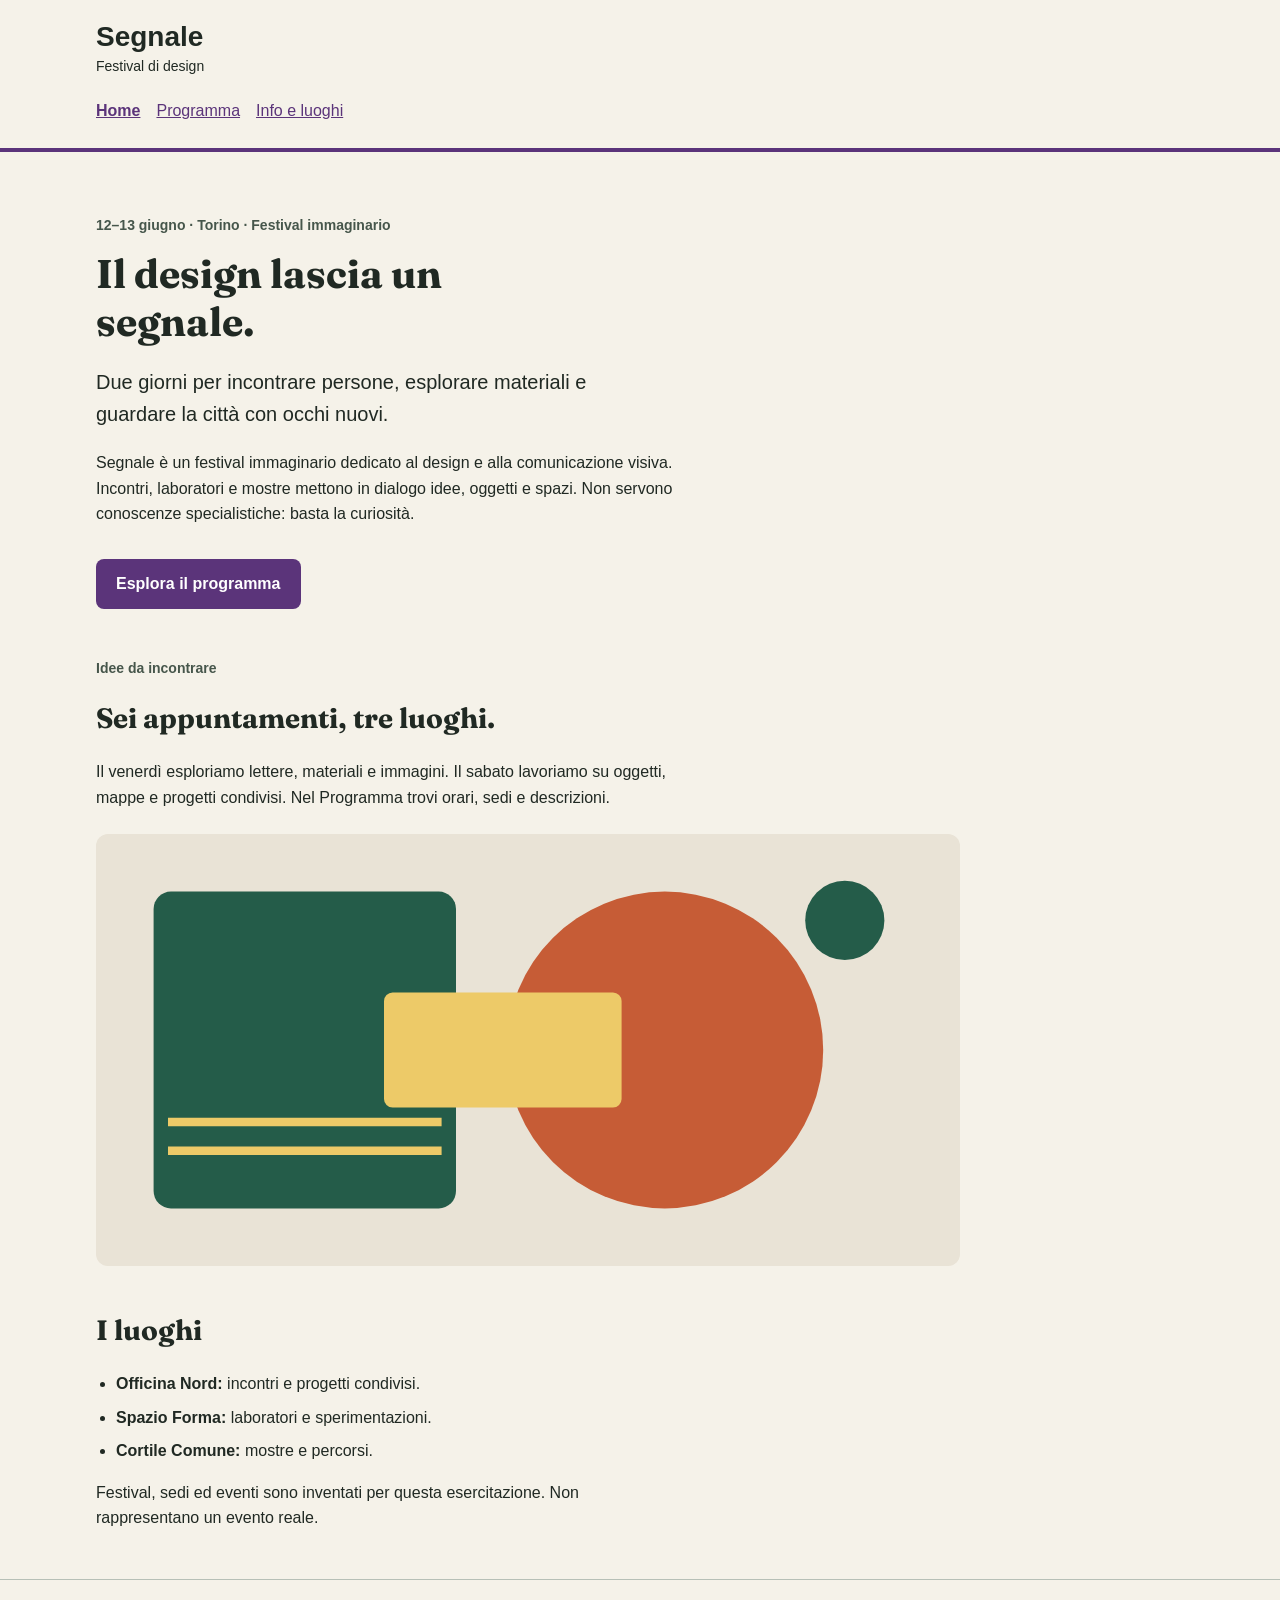
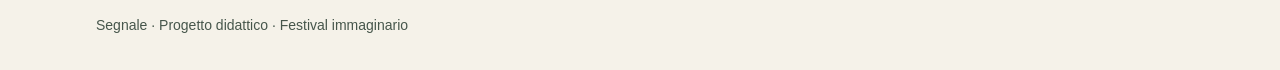
<file: index.html>
<!doctype html>
<html lang="it">
<head>
  <meta charset="utf-8">
  <meta name="viewport" content="width=device-width, initial-scale=1">
  <title>Segnale — Festival di design</title>
<link href="https://fonts.googleapis.com/css2?family=Fraunces:wght@400;600;700&display=swap" rel="stylesheet">
  <link rel="stylesheet" href="style.css">
</head>
<body>
  <a class="skip-link" href="#contenuto">Vai al contenuto</a>
  <header class="site-header">
    <div class="container">
      <a class="brand" href="index.html">Segnale<span>Festival di design</span></a>
      <nav aria-label="Navigazione principale">
        <a href="index.html" aria-current="page">Home</a>
        <a href="programma.html">Programma</a>
        <a href="info.html">Info e luoghi</a>
      </nav>
    </div>
  </header>

  <main id="contenuto" class="container">
    <section class="intro" aria-labelledby="titolo-home">
      <p class="eyebrow">12–13 giugno · Torino · Festival immaginario</p>
      <h1 id="titolo-home">Il design lascia un segnale.</h1>
      <p class="lead">Due giorni per incontrare persone, esplorare materiali e guardare la città con occhi nuovi.</p>
      <p class="reading-text">Segnale è un festival immaginario dedicato al design e alla comunicazione visiva. Incontri, laboratori e mostre mettono in dialogo idee, oggetti e spazi. Non servono conoscenze specialistiche: basta la curiosità.</p>
      <!-- Da completare: anche questo collegamento deve aprire il Programma. -->
  <a class="button-link" href="programma.html">Esplora il programma</a>
    </section>

    <section class="content-section" aria-labelledby="titolo-festival">
      <p class="eyebrow">Idee da incontrare</p>
      <h2 id="titolo-festival">Sei appuntamenti, tre luoghi.</h2>
      <p class="reading-text">Il venerdì esploriamo lettere, materiali e immagini. Il sabato lavoriamo su oggetti, mappe e progetti condivisi. Nel Programma trovi orari, sedi e descrizioni.</p>
      <img class="festival-image" src="assets/festival.svg" alt="Composizione geometrica di cerchi e rettangoli nei colori del festival" width="1200" height="600">
    </section>

    <section class="content-section" aria-labelledby="titolo-luoghi">
      <h2 id="titolo-luoghi">I luoghi</h2>
      <ul class="venues">
        <li><strong>Officina Nord:</strong> incontri e progetti condivisi.</li>
        <li><strong>Spazio Forma:</strong> laboratori e sperimentazioni.</li>
        <li><strong>Cortile Comune:</strong> mostre e percorsi.</li>
      </ul>
      <p class="reading-text">Festival, sedi ed eventi sono inventati per questa esercitazione. Non rappresentano un evento reale.</p>
    </section>
  </main>

  <footer class="site-footer"><div class="container"><p>Segnale · Progetto didattico · Festival immaginario</p></div></footer>
</body>
</html>
</file>
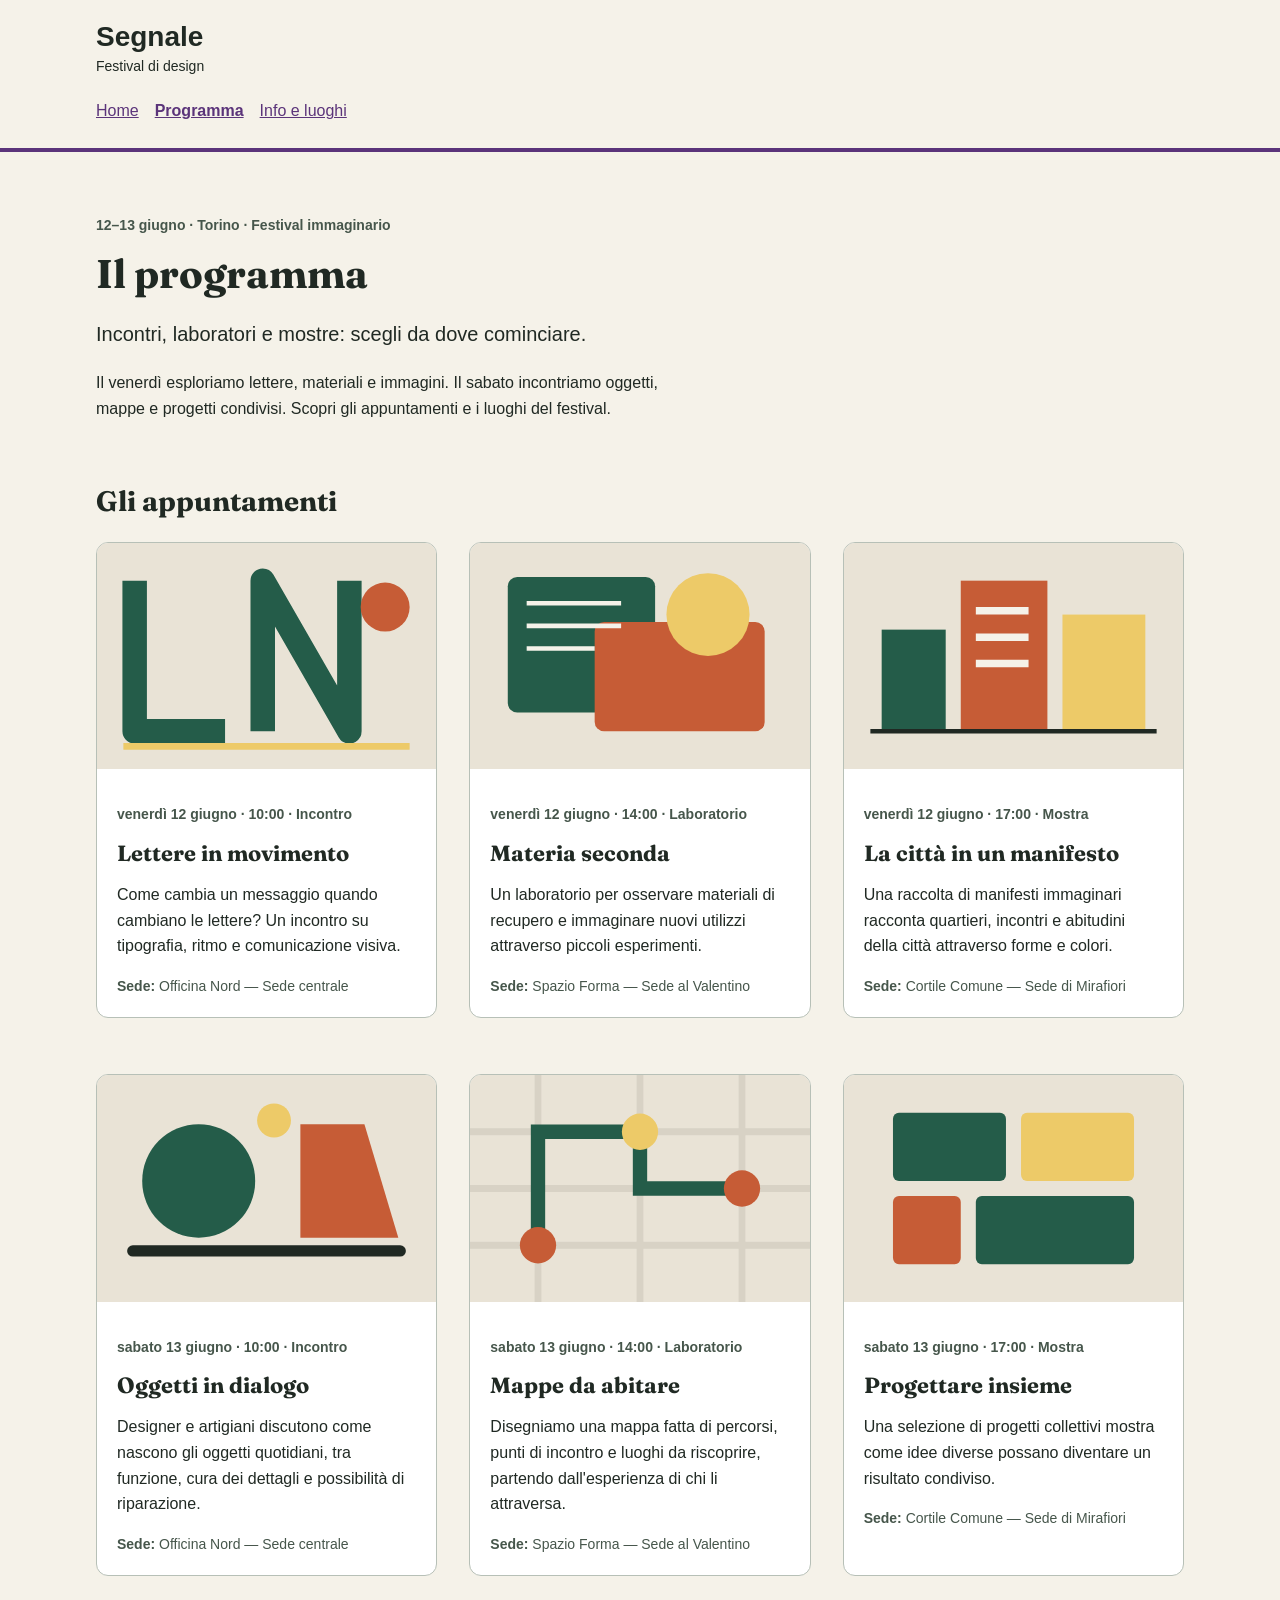
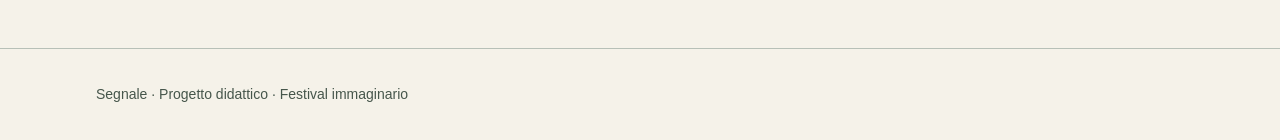
<file: programma.html>
<!doctype html>
<html lang="it">
<head>
  <meta charset="utf-8">
  <meta name="viewport" content="width=device-width, initial-scale=1">
  <title>Programma — Segnale</title>
<link href="https://fonts.googleapis.com/css2?family=Fraunces:wght@400;600;700&amp;display=swap" rel="stylesheet">
  <link rel="stylesheet" href="style.css">
</head>
<body>
  <a class="skip-link" href="#contenuto">Vai al contenuto</a>
  <header class="site-header">
    <div class="container">
      <a class="brand" href="index.html">Segnale<span>Festival di design</span></a>
      <nav aria-label="Navigazione principale">
       <a href="index.html">Home</a>
       <a href="programma.html" aria-current="page">Programma</a>
      <a href="info.html">Info e luoghi</a>
      </nav> 
    </div>
  </header>

  <main id="contenuto" class="container">
    <section class="intro" aria-labelledby="titolo-programma">
      <p class="eyebrow">12–13 giugno · Torino · Festival immaginario</p>
      <h1 id="titolo-programma">Il programma</h1>
      <p class="lead">Incontri, laboratori e mostre: scegli da dove cominciare.</p>
      <p class="reading-text">Il venerdì esploriamo lettere, materiali e immagini. Il sabato incontriamo oggetti, mappe e progetti condivisi. Scopri gli appuntamenti e i luoghi del festival.</p>
    </section>

    <section class="content-section" aria-labelledby="titolo-eventi">
      <h2 id="titolo-eventi">Gli appuntamenti</h2>
    
<div class="event-grid" id="griglia-eventi">
  <p>Caricamento degli eventi...</p>
</div>

    </section>
  </main>

  <footer class="site-footer"><div class="container"><p>Segnale · Progetto didattico · Festival immaginario</p></div></footer>

<script>
async function caricaEventi() {
  const griglia = document.getElementById("griglia-eventi");

  try {
    // Leggiamo i due file JSON
    const [rispostaEventi, rispostaSedi] = await Promise.all([
      fetch("dati/eventi.json"),
      fetch("dati/sedi.json")
    ]);

    if (!rispostaEventi.ok || !rispostaSedi.ok) {
      throw new Error("Errore nel caricamento dei dati");
    }

    const eventi = await rispostaEventi.json();
    const sedi = await rispostaSedi.json();

    if (!Array.isArray(eventi) || !Array.isArray(sedi)) {
      throw new Error("Formato dei dati non valido");
    }

    // Ordiniamo gli eventi per data e orario
    eventi.sort((a, b) => {
      return (a.data + a.orario).localeCompare(b.data + b.orario);
    });

    griglia.innerHTML = "";

    if (eventi.length === 0) {
      griglia.textContent = "Nessun evento disponibile.";
      return;
    }

    // Creiamo una scheda per ogni evento
    eventi.forEach(evento => {
      const sede = sedi.find(s => s.id === evento.sede_id);

      const data = new Date(evento.data + "T12:00:00");
      const dataFormattata = new Intl.DateTimeFormat("it-IT", {
        weekday: "long",
        day: "numeric",
        month: "long"
      }).format(data);

      const articolo = document.createElement("article");
      articolo.className = "event-card";

      const immagine = document.createElement("img");
      immagine.src = evento.immagine;
      immagine.alt = evento.immagine_alt || "";
      immagine.width = 900;
      immagine.height = 600;

      const contenuto = document.createElement("div");
      contenuto.className = "event-body";

      const meta = document.createElement("p");
      meta.className = "event-meta";
      meta.textContent =
        dataFormattata + " · " + evento.orario +
        " · " + evento.categoria;

      const titolo = document.createElement("h3");
      titolo.textContent = evento.titolo;

      const descrizione = document.createElement("p");
      descrizione.textContent = evento.descrizione;

      const luogo = document.createElement("p");
      luogo.className = "event-place";

      const etichetta = document.createElement("strong");
      etichetta.textContent = "Sede: ";

      luogo.appendChild(etichetta);
      luogo.appendChild(
        document.createTextNode(sede ? sede.nome : "Da definire")
      );

      contenuto.append(meta, titolo, descrizione, luogo);
      articolo.append(immagine, contenuto);
      griglia.appendChild(articolo);
    });

  } catch (errore) {
    console.error(errore);
    griglia.textContent =
      "Impossibile caricare gli eventi. Riprova più tardi.";
  }
}

caricaEventi();
</script>

</body>
</html>
</file>
<file: style.css>
/* Stile iniziale: tipografia, colori e variabili CSS sono già predisposti.
   Lavoreremo su collegamenti, CSS condiviso e disposizione delle schede. */

/* Scelte comuni: ogni regola usa var() per richiamarne il valore. */
:root {
  --colore-primario:#5b347a;
  --colore-primario-scuro: #3c2056;
  --colore-sfondo: #f5f2e9;
  --colore-testo: #202923;
  --font-testo: Arial, Helvetica, sans-serif;
 --font-titoli: "Fraunces", Georgia, serif;
}

* {
  box-sizing: border-box;
}

body {
  margin: 0;
  background: var(--colore-sfondo);
  color: var(--colore-testo);
  font-family: var(--font-testo);
  font-size: 1rem;
  line-height: 1.6;
}

a {
  color: var(--colore-primario);
}

a:hover {
  text-decoration-thickness: 3px;
}

a:focus-visible {
  outline: 3px solid var(--colore-testo);
  outline-offset: 4px;
}

.container {
  width: 92%;
  max-width: 68rem;
  margin: 0 auto;
}

.site-header {
  padding: 1.25rem 0;
border-bottom: 4px solid var(--colore-primario);
}

.brand {
  display: inline-block;
  color: var(--colore-testo);
  font-size: 1.75rem;
  font-weight: bold;
  line-height: 1.2;
  text-decoration: none;
}

.brand span {
  display: block;
  margin-top: 0.25rem;
  font-size: 0.875rem;
  font-weight: normal;
}

nav {
  margin-top: 1rem;
}

nav a {
  display: inline-block;
  margin-right: 1rem;
  padding: 0.25rem 0;
}

nav a[aria-current="page"] {
  font-weight: bold;
}

.intro {
  padding: 3rem 0 1rem;
}

.eyebrow,
.event-meta {
  color: #46564b;
  font-size: 0.875rem;
  font-weight: bold;
}

h1,
h2,
h3 {
  font-family: var(--font-titoli);
  line-height: 1.2;
}

h1 {
  max-width: 18ch;
  margin: 0.75rem 0 1.25rem;
  font-size: 2.5rem;
}

h2 {
  font-size: 1.75rem;
}

h3 {
  margin: 0.5rem 0 0.75rem;
  font-size: 1.375rem;
}

.lead {
  max-width: 48ch;
  font-size: 1.25rem;
}

.reading-text {
  max-width: 65ch;
}

.button-link {
  display: inline-block;
  margin-top: 1rem;
  padding: 0.75rem 1.25rem;
  border-radius: 0.5rem;
  background: var(--colore-primario);
  color: #ffffff;
  font-weight: bold;
  text-decoration: none;
}

.button-link:hover {
  background: var(--colore-primario-scuro);
}

.content-section {
  margin: 2rem 0 3rem;
}

.festival-image {
  display: block;
  width: 100%;
  max-width: 54rem;
  height: auto;
  margin-top: 1.5rem;
  border-radius: 0.75rem;
}

.venues {
  padding-left: 1.25rem;
}

.venues li {
  margin-bottom: 0.5rem;
}

.event-grid {
  display: grid;
  grid-template-columns: 1fr;
  gap: 2rem;
}

.event-card {
  margin-bottom: 1.5rem;
  overflow: hidden;
  border: 1px solid #b7c0b7;
  border-radius: 0.75rem;
  background: #ffffff;
}

.event-card img {
  display: block;
  width: 100%;
  height: auto;
}

.event-body {
  padding: 1.25rem;
}

.event-body p:last-child {
  margin-bottom: 0;
}

.event-place {
  color: #46564b;
  font-size: 0.875rem;
}

.site-footer {
  padding: 1.25rem 0;
  border-top: 1px solid #b7c0b7;
  color: #46564b;
  font-size: 0.875rem;
}

.skip-link {
  position: absolute;
  top: -6rem;
  left: 1rem;
  padding: 0.75rem 1rem;
  background: #ffffff;
  color: var(--colore-testo);
}

.skip-link:focus {
  top: 1rem;
}

@media (min-width: 600px) {
  .event-grid {
    grid-template-columns: repeat(2, minmax(0, 1fr));
  }
}

@media (min-width: 1024px) {
  .event-grid {
    grid-template-columns: repeat(3, minmax(0, 1fr));
  }
}

/* GALLERIA FOTOGRAFICA */

.sedi-swiper {
  width: 100%;
  max-width: 54rem;
  margin: 1.5rem 0;
  padding-bottom: 3rem;
  --swiper-theme-color: var(--colore-primario);
}

.sede-slide {
  margin: 0;
  background: #ffffff;
  border: 1px solid #b7c0b7;
  border-radius: 0.75rem;
  overflow: hidden;
}

.sede-slide img {
  display: block;
  width: 100%;
  aspect-ratio: 16 / 9;
  object-fit: cover;
}

.sede-slide figcaption {
  padding: 1.25rem;
  color: var(--colore-testo);
}

.sede-slide strong {
  display: block;
  font-family: var(--font-titoli);
  font-size: 1.25rem;
}

.sedi-swiper .swiper-button-prev,
.sedi-swiper .swiper-button-next {
  color: #ffffff;
  background: var(--colore-primario);
  border-radius: 50%;
  width: 2.5rem;
  height: 2.5rem;
}

.sedi-swiper .swiper-button-prev:focus-visible,
.sedi-swiper .swiper-button-next:focus-visible {
  outline: 3px solid var(--colore-testo);
  outline-offset: 3px;
}

/* MAPPA DELLE SEDI */

#mappa-sedi {
  display: block;
  width: 100%;
  height: 400px;
  border: 0;
  border-radius: 0.75rem;
  margin-top: 1.5rem;
}

/* MENU RESPONSIVE */

nav {
  display: flex;
  flex-direction: column;
  align-items: flex-start;
  gap: 0.25rem;
}

nav a {
  margin-right: 0;
}

@media (min-width: 600px) {
  nav {
    flex-direction: row;
    align-items: center;
    flex-wrap: wrap;
    gap: 1rem;
  }
}

/* INTESTAZIONE STICKY */

.site-header {
  position: sticky;
  top: 0;
  z-index: 100;
  background: var(--colore-sfondo);
}
</file>
